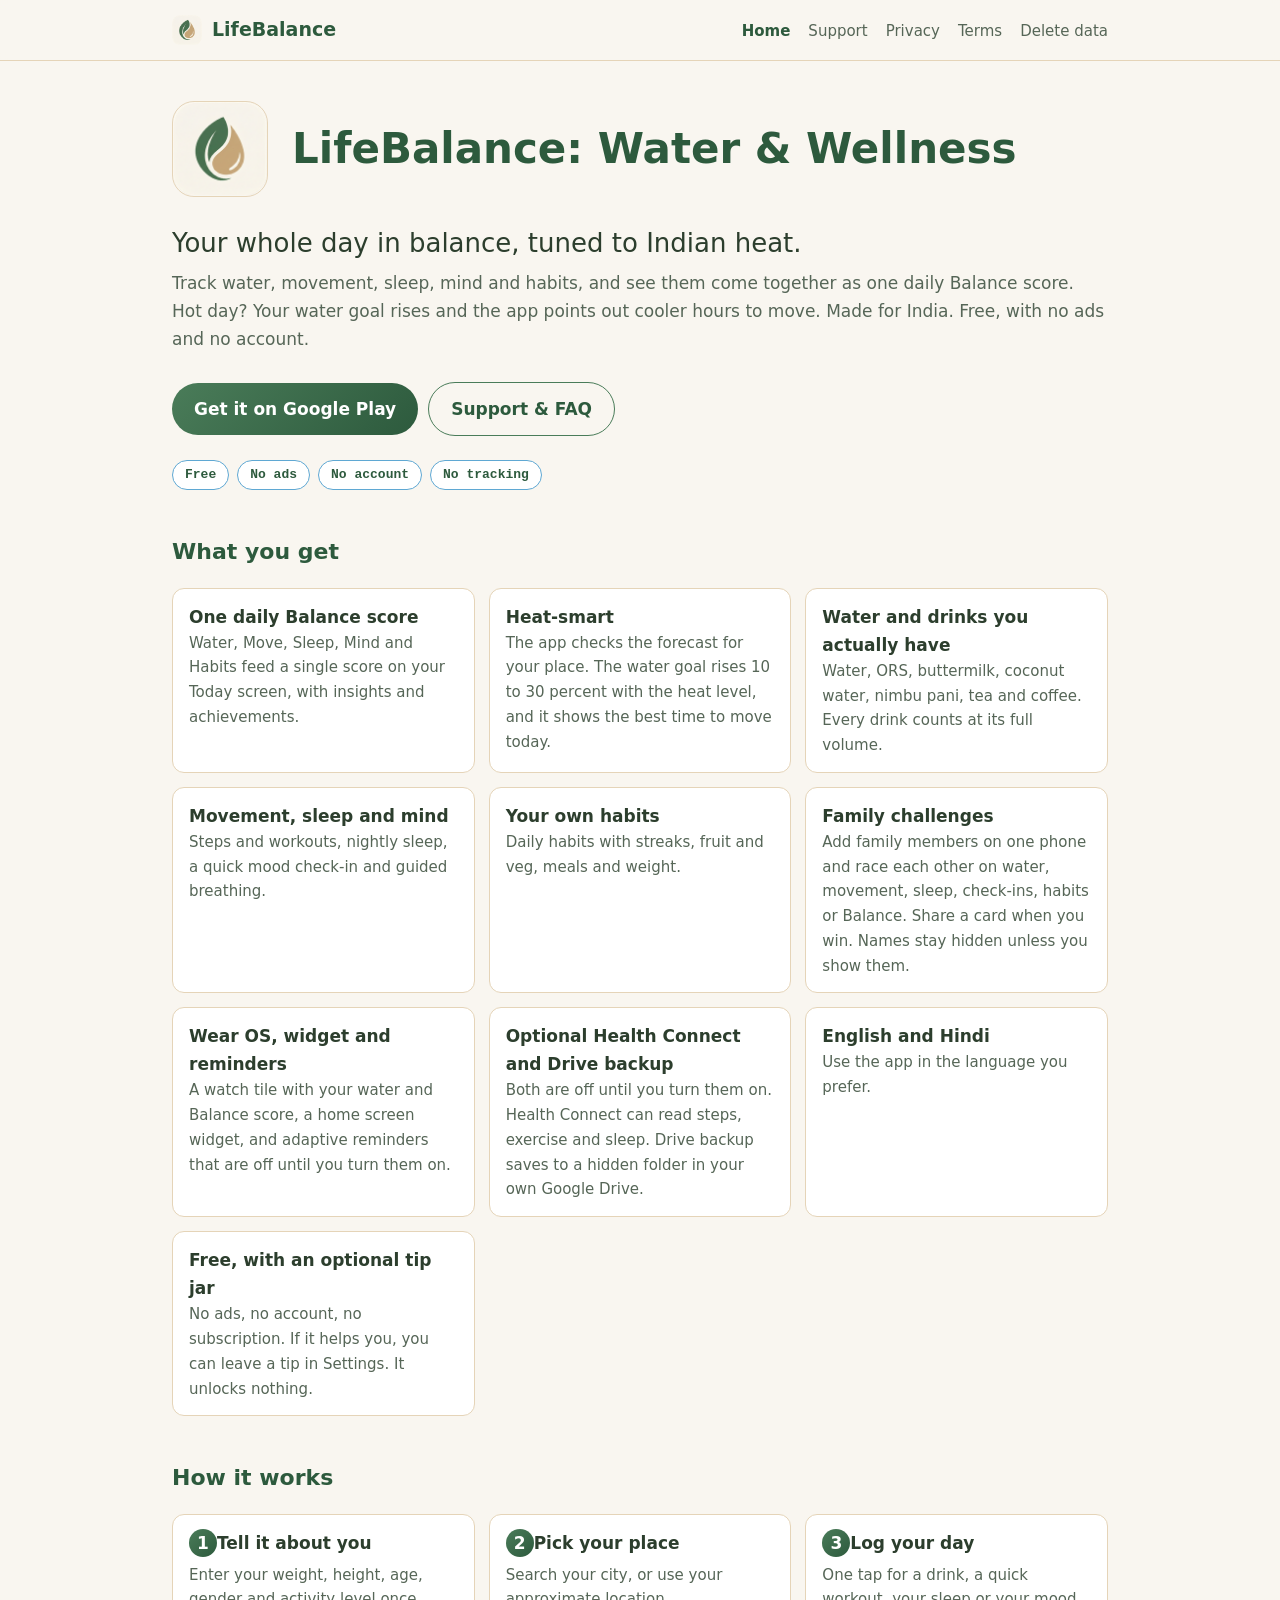
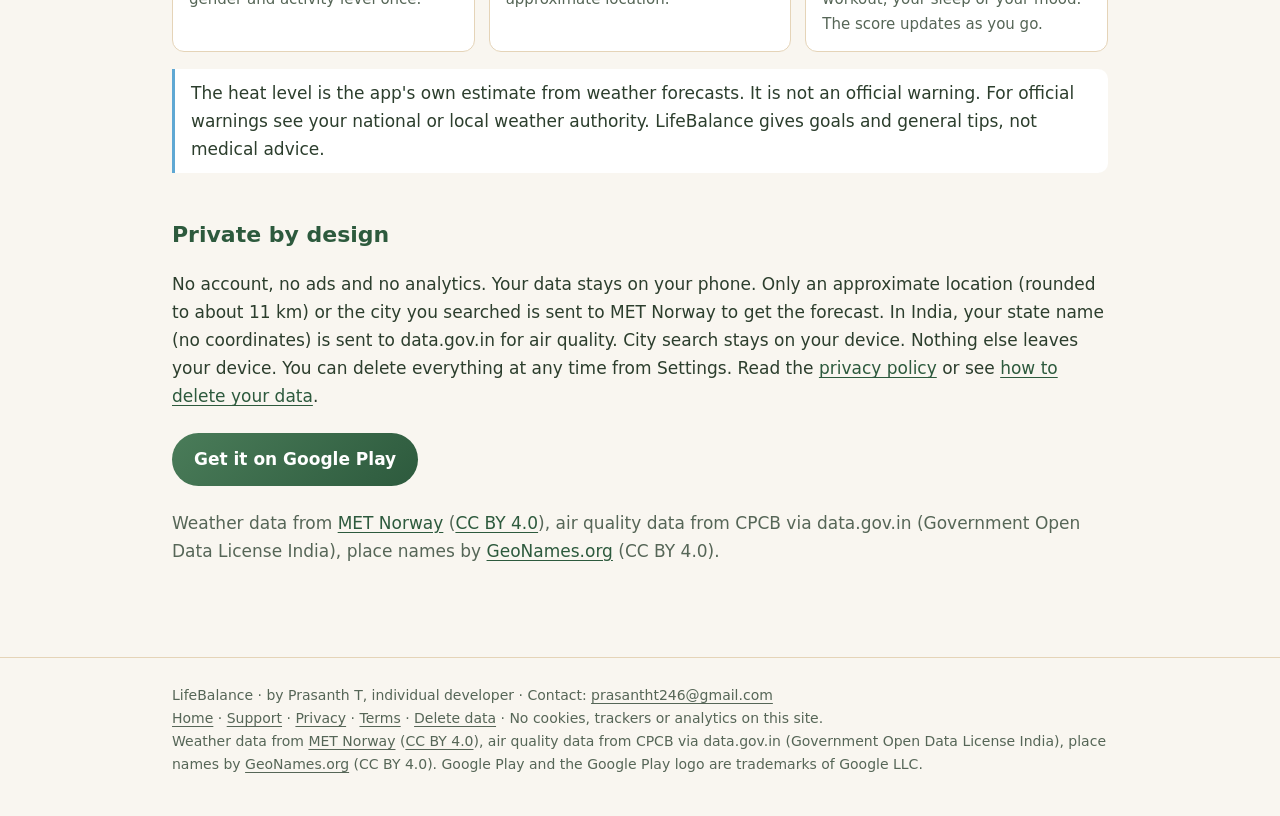
<file: index.html>
<!doctype html>
<html lang="en">
<head>
<meta charset="utf-8">
<meta name="viewport" content="width=device-width, initial-scale=1">
<title>LifeBalance: Water &amp; Wellness. Water, movement, sleep, mind and habits in one daily score.</title>
<meta name="description" content="LifeBalance is a whole-day wellness app tuned to Indian heat: water, movement, sleep, mind and habits in one daily Balance score. Family challenges, Wear OS, optional Drive backup. Free, no ads, no account.">
<meta name="theme-color" content="#4A7C59">
<link rel="canonical" href="https://prasantht96.github.io/lifebalance-site/">
<meta property="og:type" content="website">
<meta property="og:site_name" content="LifeBalance">
<meta property="og:title" content="LifeBalance: Water &amp; Wellness. Water, movement, sleep, mind and habits in one daily score.">
<meta property="og:description" content="LifeBalance is a whole-day wellness app tuned to Indian heat: water, movement, sleep, mind and habits in one daily Balance score. Family challenges, Wear OS, optional Drive backup. Free, no ads, no account.">
<meta property="og:url" content="https://prasantht96.github.io/lifebalance-site/">
<meta property="og:image" content="https://prasantht96.github.io/lifebalance-site/assets/og-1200x675.png">
<meta name="twitter:card" content="summary_large_image">
<meta name="twitter:title" content="LifeBalance: Water &amp; Wellness. Water, movement, sleep, mind and habits in one daily score.">
<meta name="twitter:description" content="LifeBalance is a whole-day wellness app tuned to Indian heat: water, movement, sleep, mind and habits in one daily Balance score. Family challenges, Wear OS, optional Drive backup. Free, no ads, no account.">
<meta name="twitter:image" content="https://prasantht96.github.io/lifebalance-site/assets/og-1200x675.png">
<link rel="icon" type="image/png" sizes="32x32" href="assets/favicon-32.png">
<link rel="apple-touch-icon" href="assets/icon-192.png">
<link rel="stylesheet" href="assets/style.css">
</head>
<body>
<header class="top"><div class="wrap">
<a class="brand" href="index.html"><img src="assets/icon-192.png" alt="" width="30" height="30"><span>LifeBalance</span></a>
<nav><a href="index.html" aria-current="page">Home</a><a href="support.html">Support</a><a href="privacy.html">Privacy</a><a href="terms.html">Terms</a><a href="delete-data.html">Delete data</a></nav>
</div></header>
<main><div class="wrap">
<div class="hero"><img src="assets/icon-192.png" width="96" height="96" alt="LifeBalance app icon."><div><h1 style="margin:0">LifeBalance: Water &amp; Wellness</h1></div></div>
<p class="lede">Your whole day in balance, tuned to Indian heat.</p>
<p class="sub">Track water, movement, sleep, mind and habits, and see them come together as one daily Balance score. Hot day? Your water goal rises and the app points out cooler hours to move. Made for India. Free, with no ads and no account.</p>
<p><a class="btn" href="https://play.google.com/store/apps/details?id=com.lifebalance.app">Get it on Google Play</a><a class="btn ghost" href="support.html">Support &amp; FAQ</a></p>
<ul class="chips"><li>Free</li><li>No ads</li><li>No account</li><li>No tracking</li></ul>

<h2>What you get</h2>
<ul class="feat">
<li><b>One daily Balance score</b><span>Water, Move, Sleep, Mind and Habits feed a single score on your Today screen, with insights and achievements.</span></li>
<li><b>Heat-smart</b><span>The app checks the forecast for your place. The water goal rises 10 to 30 percent with the heat level, and it shows the best time to move today.</span></li>
<li><b>Water and drinks you actually have</b><span>Water, ORS, buttermilk, coconut water, nimbu pani, tea and coffee. Every drink counts at its full volume.</span></li>
<li><b>Movement, sleep and mind</b><span>Steps and workouts, nightly sleep, a quick mood check-in and guided breathing.</span></li>
<li><b>Your own habits</b><span>Daily habits with streaks, fruit and veg, meals and weight.</span></li>
<li><b>Family challenges</b><span>Add family members on one phone and race each other on water, movement, sleep, check-ins, habits or Balance. Share a card when you win. Names stay hidden unless you show them.</span></li>
<li><b>Wear OS, widget and reminders</b><span>A watch tile with your water and Balance score, a home screen widget, and adaptive reminders that are off until you turn them on.</span></li>
<li><b>Optional Health Connect and Drive backup</b><span>Both are off until you turn them on. Health Connect can read steps, exercise and sleep. Drive backup saves to a hidden folder in your own Google Drive.</span></li>
<li><b>English and Hindi</b><span>Use the app in the language you prefer.</span></li>
<li><b>Free, with an optional tip jar</b><span>No ads, no account, no subscription. If it helps you, you can leave a tip in Settings. It unlocks nothing.</span></li>
</ul>

<h2>How it works</h2>
<ol class="steps">
<li><b>Tell it about you</b><span>Enter your weight, height, age, gender and activity level once.</span></li>
<li><b>Pick your place</b><span>Search your city, or use your approximate location.</span></li>
<li><b>Log your day</b><span>One tap for a drink, a quick workout, your sleep or your mood. The score updates as you go.</span></li>
</ol>
<p class="note">The heat level is the app's own estimate from weather forecasts. It is not an official warning. For official warnings see your national or local weather authority. LifeBalance gives goals and general tips, not medical advice.</p>

<h2>Private by design</h2>
<p>No account, no ads and no analytics. Your data stays on your phone. Only an approximate location (rounded to about 11 km) or the city you searched is sent to MET Norway to get the forecast. In India, your state name (no coordinates) is sent to data.gov.in for air quality. City search stays on your device. Nothing else leaves your device. You can delete everything at any time from Settings. Read the <a href="privacy.html">privacy policy</a> or see <a href="delete-data.html">how to delete your data</a>.</p>
<p><a class="btn" href="https://play.google.com/store/apps/details?id=com.lifebalance.app">Get it on Google Play</a></p>
<p class="sub">Weather data from <a href="https://www.met.no/">MET Norway</a> (<a href="https://creativecommons.org/licenses/by/4.0/">CC BY 4.0</a>), air quality data from CPCB via data.gov.in (Government Open Data License India), place names by <a href="https://www.geonames.org/">GeoNames.org</a> (CC BY 4.0).</p>
</div></main>
<footer><div class="wrap">
LifeBalance · by Prasanth T, individual developer · Contact: <a href="mailto:prasantht246@gmail.com">prasantht246@gmail.com</a><br>
<a href="index.html">Home</a> · <a href="support.html">Support</a> · <a href="privacy.html">Privacy</a> · <a href="terms.html">Terms</a> · <a href="delete-data.html">Delete data</a> · No cookies, trackers or analytics on this site.<br>
Weather data from <a href="https://www.met.no/">MET Norway</a> (<a href="https://creativecommons.org/licenses/by/4.0/">CC BY 4.0</a>), air quality data from CPCB via data.gov.in (Government Open Data License India), place names by <a href="https://www.geonames.org/">GeoNames.org</a> (CC BY 4.0). Google Play and the Google Play logo are trademarks of Google LLC.
</div></footer>
</body>
</html>
</file>
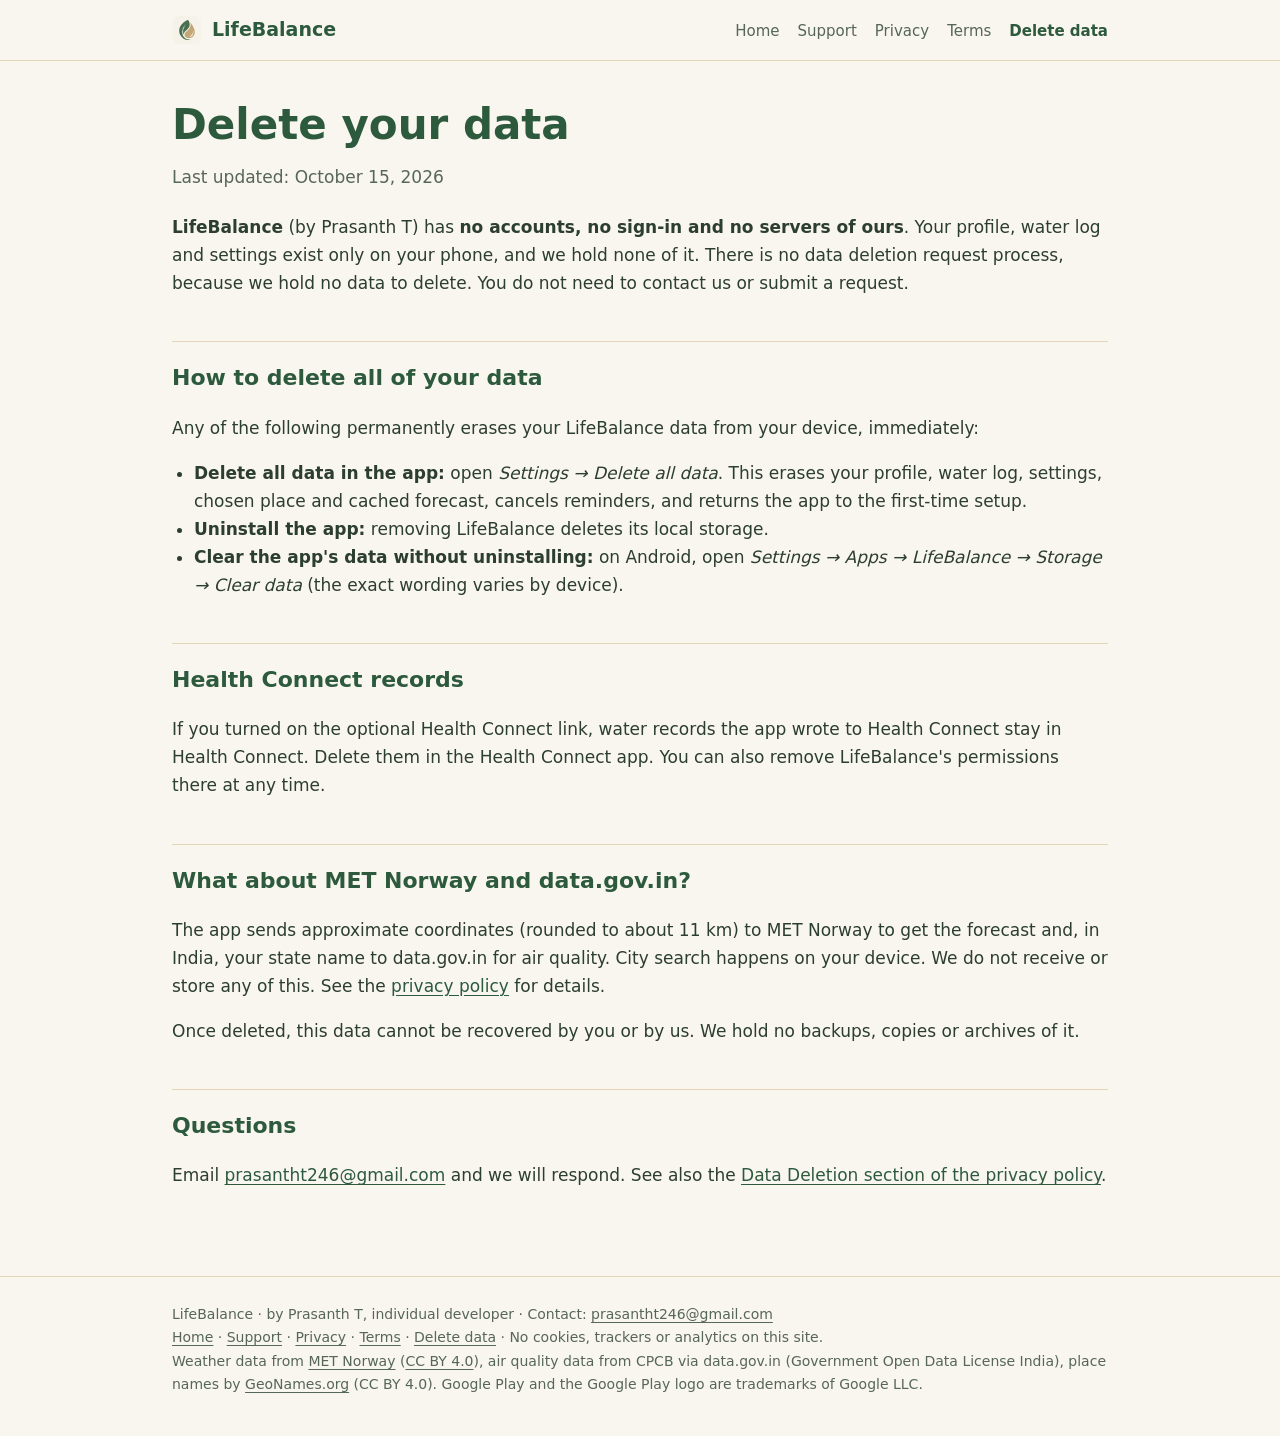
<file: delete-data.html>
<!doctype html>
<html lang="en">
<head>
<meta charset="utf-8">
<meta name="viewport" content="width=device-width, initial-scale=1">
<title>Delete your data | LifeBalance</title>
<meta name="description" content="How to delete your LifeBalance data: there is no account, so you can erase everything in the app, by uninstalling, or by clearing app data.">
<meta name="theme-color" content="#4A7C59">
<link rel="canonical" href="https://prasantht96.github.io/lifebalance-site/delete-data.html">
<meta property="og:type" content="website">
<meta property="og:site_name" content="LifeBalance">
<meta property="og:title" content="Delete your data | LifeBalance">
<meta property="og:description" content="How to delete your LifeBalance data: there is no account, so you can erase everything in the app, by uninstalling, or by clearing app data.">
<meta property="og:url" content="https://prasantht96.github.io/lifebalance-site/delete-data.html">
<meta property="og:image" content="https://prasantht96.github.io/lifebalance-site/assets/og-1200x675.png">
<meta name="twitter:card" content="summary_large_image">
<meta name="twitter:title" content="Delete your data | LifeBalance">
<meta name="twitter:description" content="How to delete your LifeBalance data: there is no account, so you can erase everything in the app, by uninstalling, or by clearing app data.">
<meta name="twitter:image" content="https://prasantht96.github.io/lifebalance-site/assets/og-1200x675.png">
<link rel="icon" type="image/png" sizes="32x32" href="assets/favicon-32.png">
<link rel="apple-touch-icon" href="assets/icon-192.png">
<link rel="stylesheet" href="assets/style.css">
</head>
<body>
<header class="top"><div class="wrap">
<a class="brand" href="index.html"><img src="assets/icon-192.png" alt="" width="30" height="30"><span>LifeBalance</span></a>
<nav><a href="index.html">Home</a><a href="support.html">Support</a><a href="privacy.html">Privacy</a><a href="terms.html">Terms</a><a href="delete-data.html" aria-current="page">Delete data</a></nav>
</div></header>
<main><div class="wrap">
<div class="doc">
<h1>Delete your data</h1>
<p class="sub">Last updated: October 15, 2026</p>
<p><b>LifeBalance</b> (by Prasanth T) has <b>no accounts, no sign-in and no servers of ours</b>. Your profile, water log and settings exist only on your phone, and we hold none of it. There is no data deletion request process, because we hold no data to delete. You do not need to contact us or submit a request.</p>

<h2>How to delete all of your data</h2>
<p>Any of the following permanently erases your LifeBalance data from your device, immediately:</p>
<ul>
<li><b>Delete all data in the app:</b> open <i>Settings → Delete all data</i>. This erases your profile, water log, settings, chosen place and cached forecast, cancels reminders, and returns the app to the first-time setup.</li>
<li><b>Uninstall the app:</b> removing LifeBalance deletes its local storage.</li>
<li><b>Clear the app's data without uninstalling:</b> on Android, open <i>Settings → Apps → LifeBalance → Storage → Clear data</i> (the exact wording varies by device).</li>
</ul>

<h2>Health Connect records</h2>
<p>If you turned on the optional Health Connect link, water records the app wrote to Health Connect stay in Health Connect. Delete them in the Health Connect app. You can also remove LifeBalance's permissions there at any time.</p>

<h2>What about MET Norway and data.gov.in?</h2>
<p>The app sends approximate coordinates (rounded to about 11 km) to MET Norway to get the forecast and, in India, your state name to data.gov.in for air quality. City search happens on your device. We do not receive or store any of this. See the <a href="privacy.html">privacy policy</a> for details.</p>

<p>Once deleted, this data cannot be recovered by you or by us. We hold no backups, copies or archives of it.</p>

<h2>Questions</h2>
<p>Email <a href="mailto:prasantht246@gmail.com">prasantht246@gmail.com</a> and we will respond. See also the <a href="privacy.html#data-deletion">Data Deletion section of the privacy policy</a>.</p>
</div>
</div></main>
<footer><div class="wrap">
LifeBalance · by Prasanth T, individual developer · Contact: <a href="mailto:prasantht246@gmail.com">prasantht246@gmail.com</a><br>
<a href="index.html">Home</a> · <a href="support.html">Support</a> · <a href="privacy.html">Privacy</a> · <a href="terms.html">Terms</a> · <a href="delete-data.html">Delete data</a> · No cookies, trackers or analytics on this site.<br>
Weather data from <a href="https://www.met.no/">MET Norway</a> (<a href="https://creativecommons.org/licenses/by/4.0/">CC BY 4.0</a>), air quality data from CPCB via data.gov.in (Government Open Data License India), place names by <a href="https://www.geonames.org/">GeoNames.org</a> (CC BY 4.0). Google Play and the Google Play logo are trademarks of Google LLC.
</div></footer>
</body>
</html>
</file>
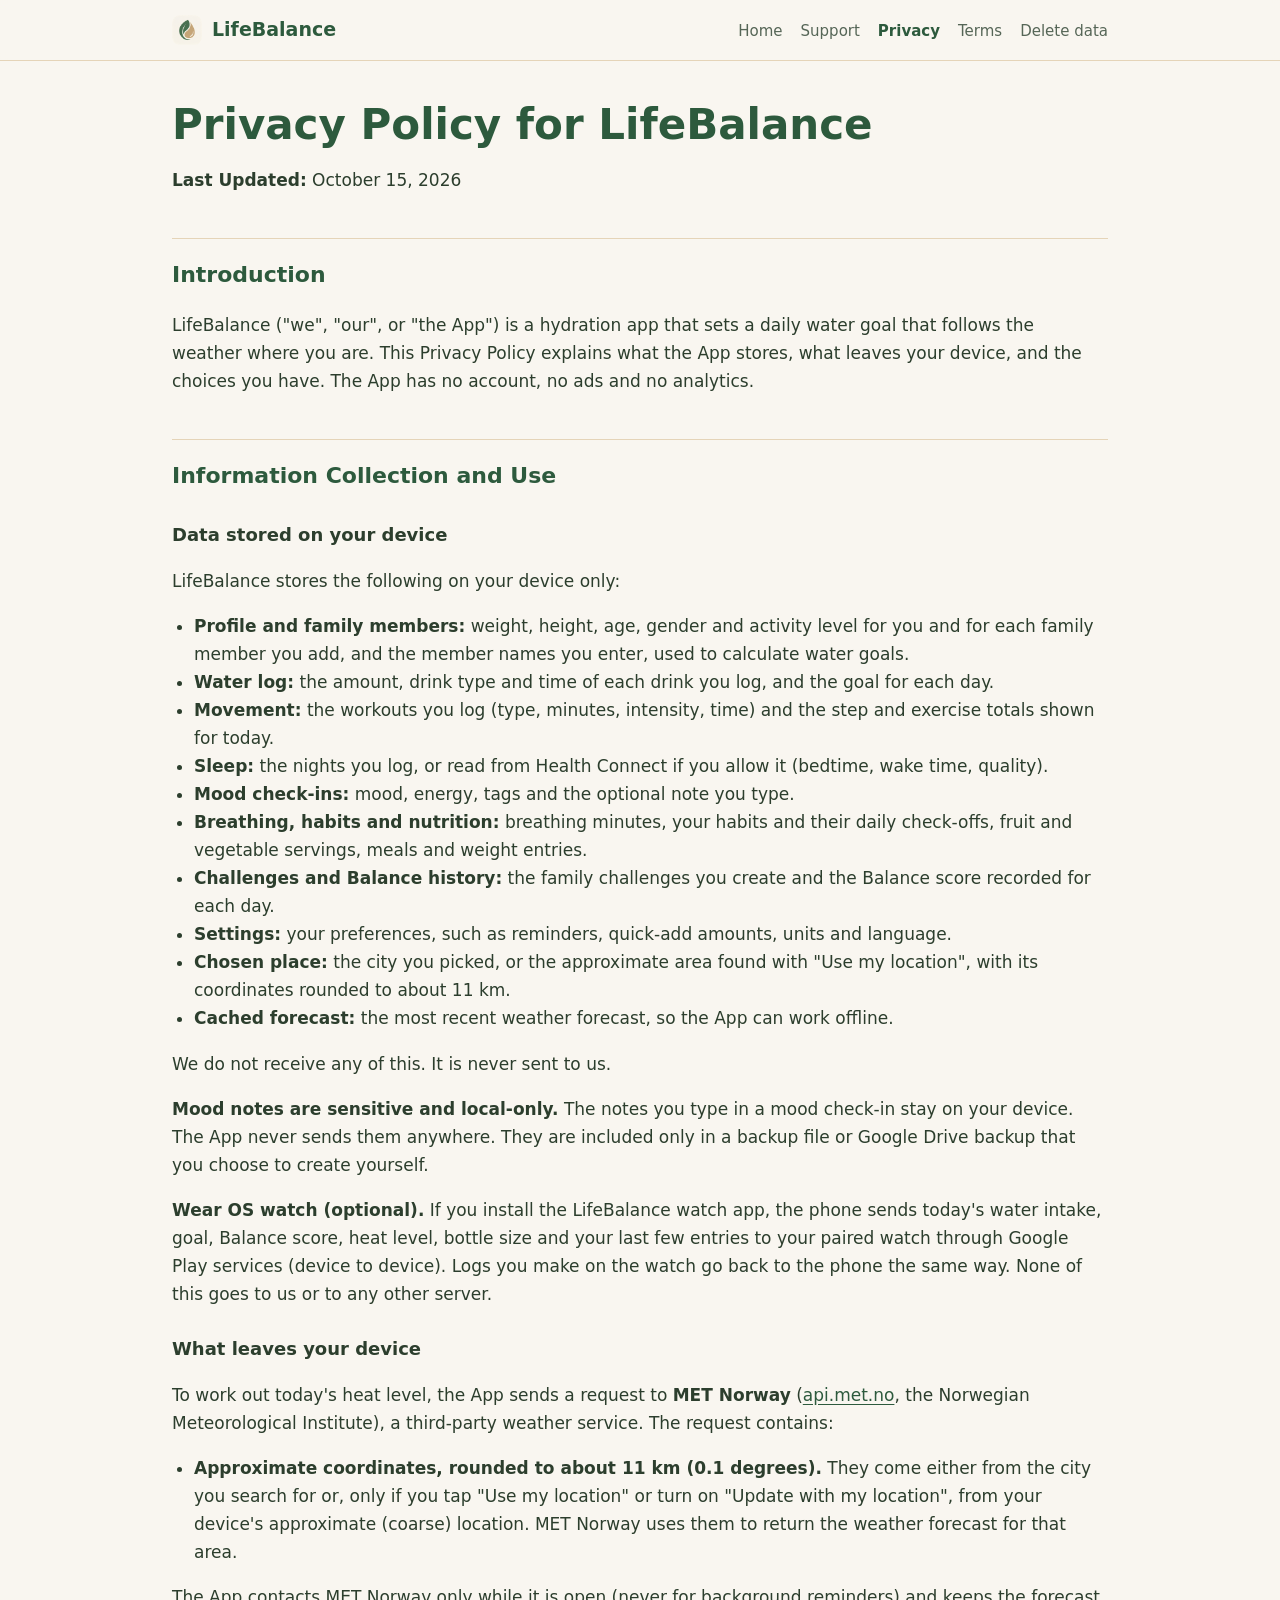
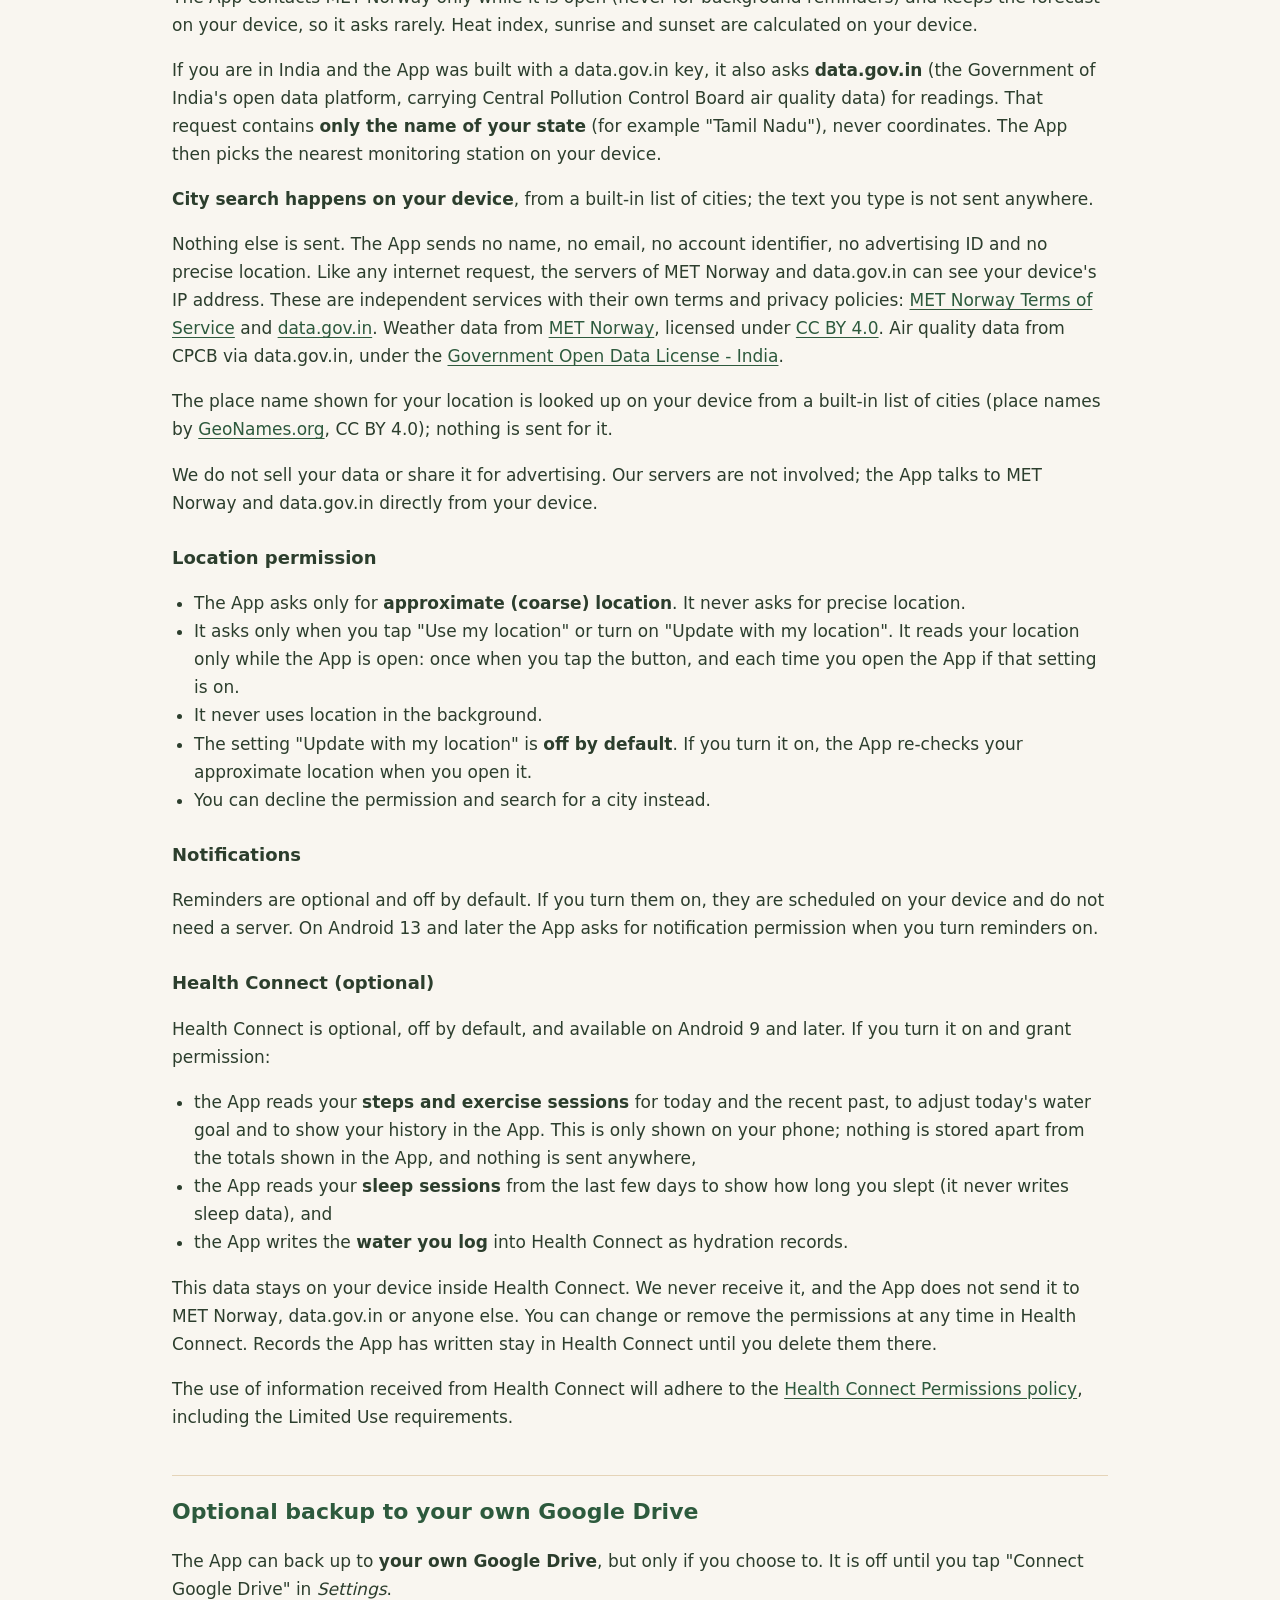
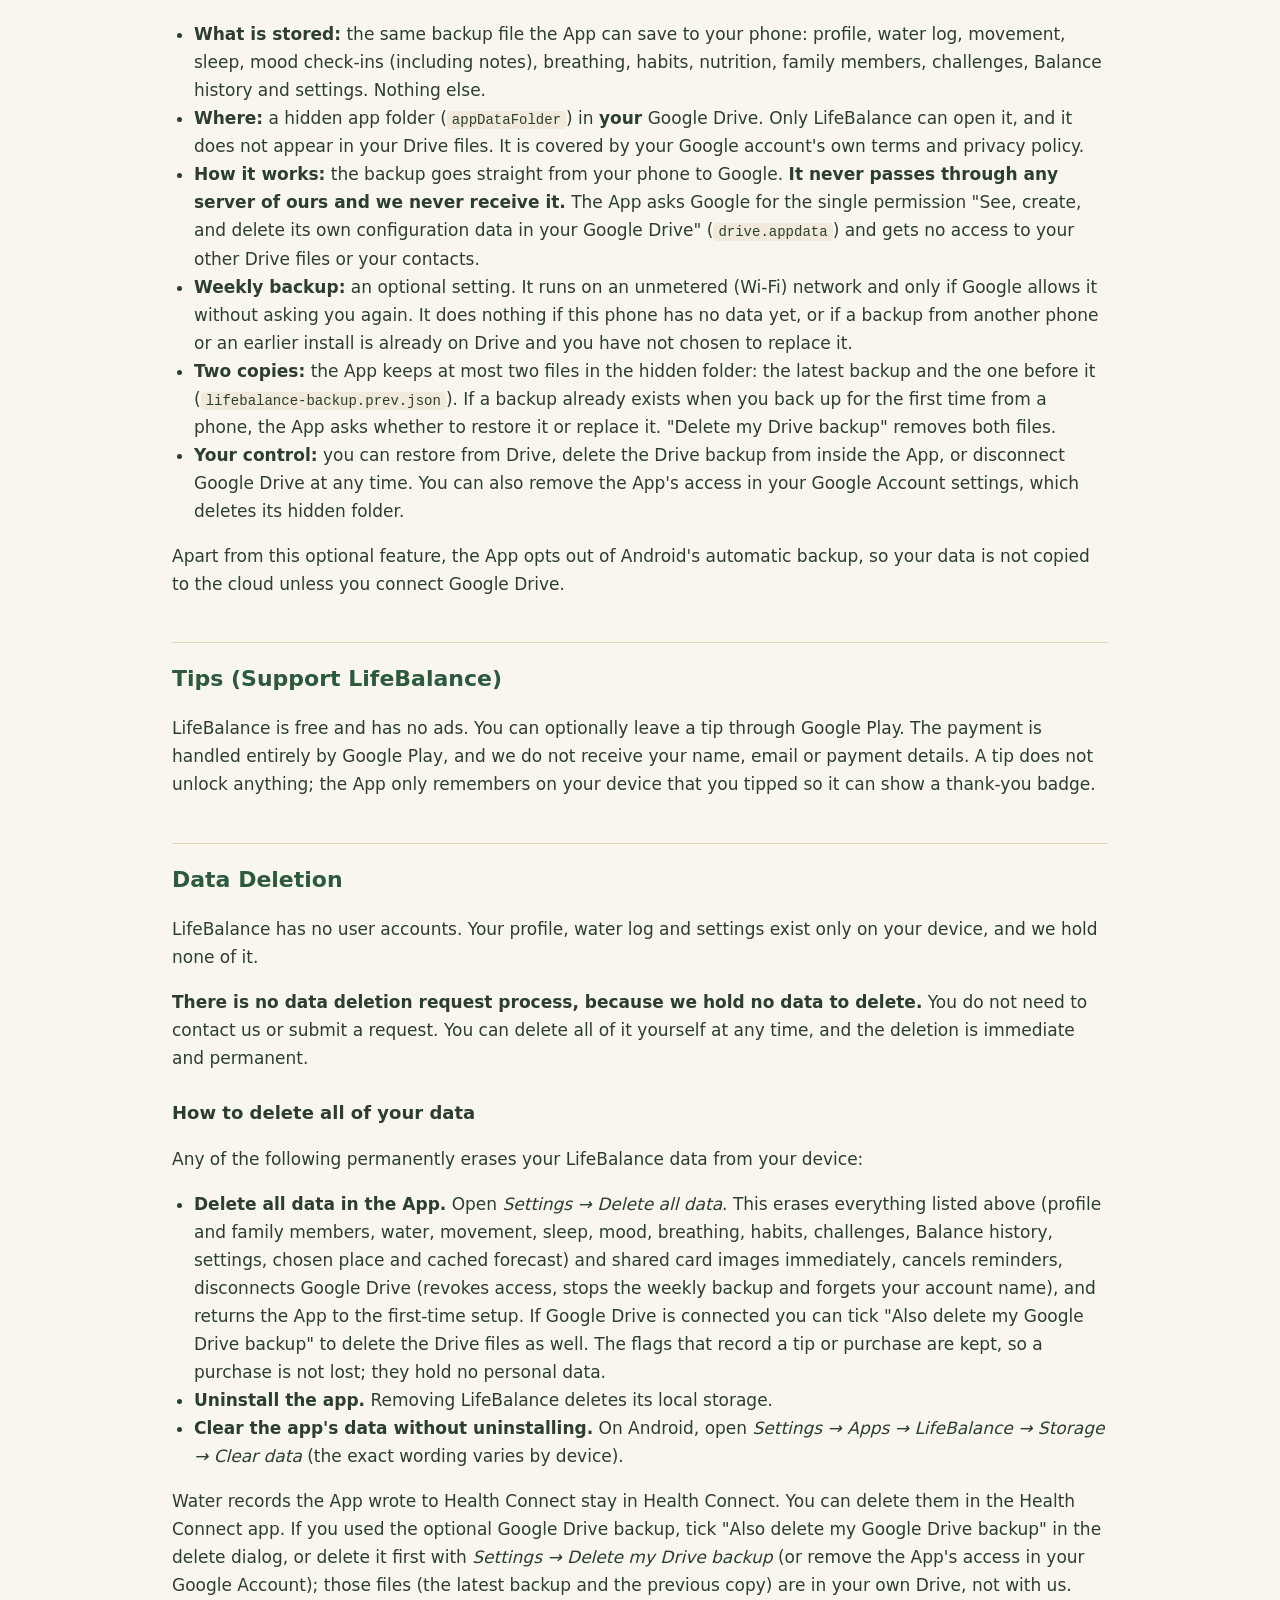
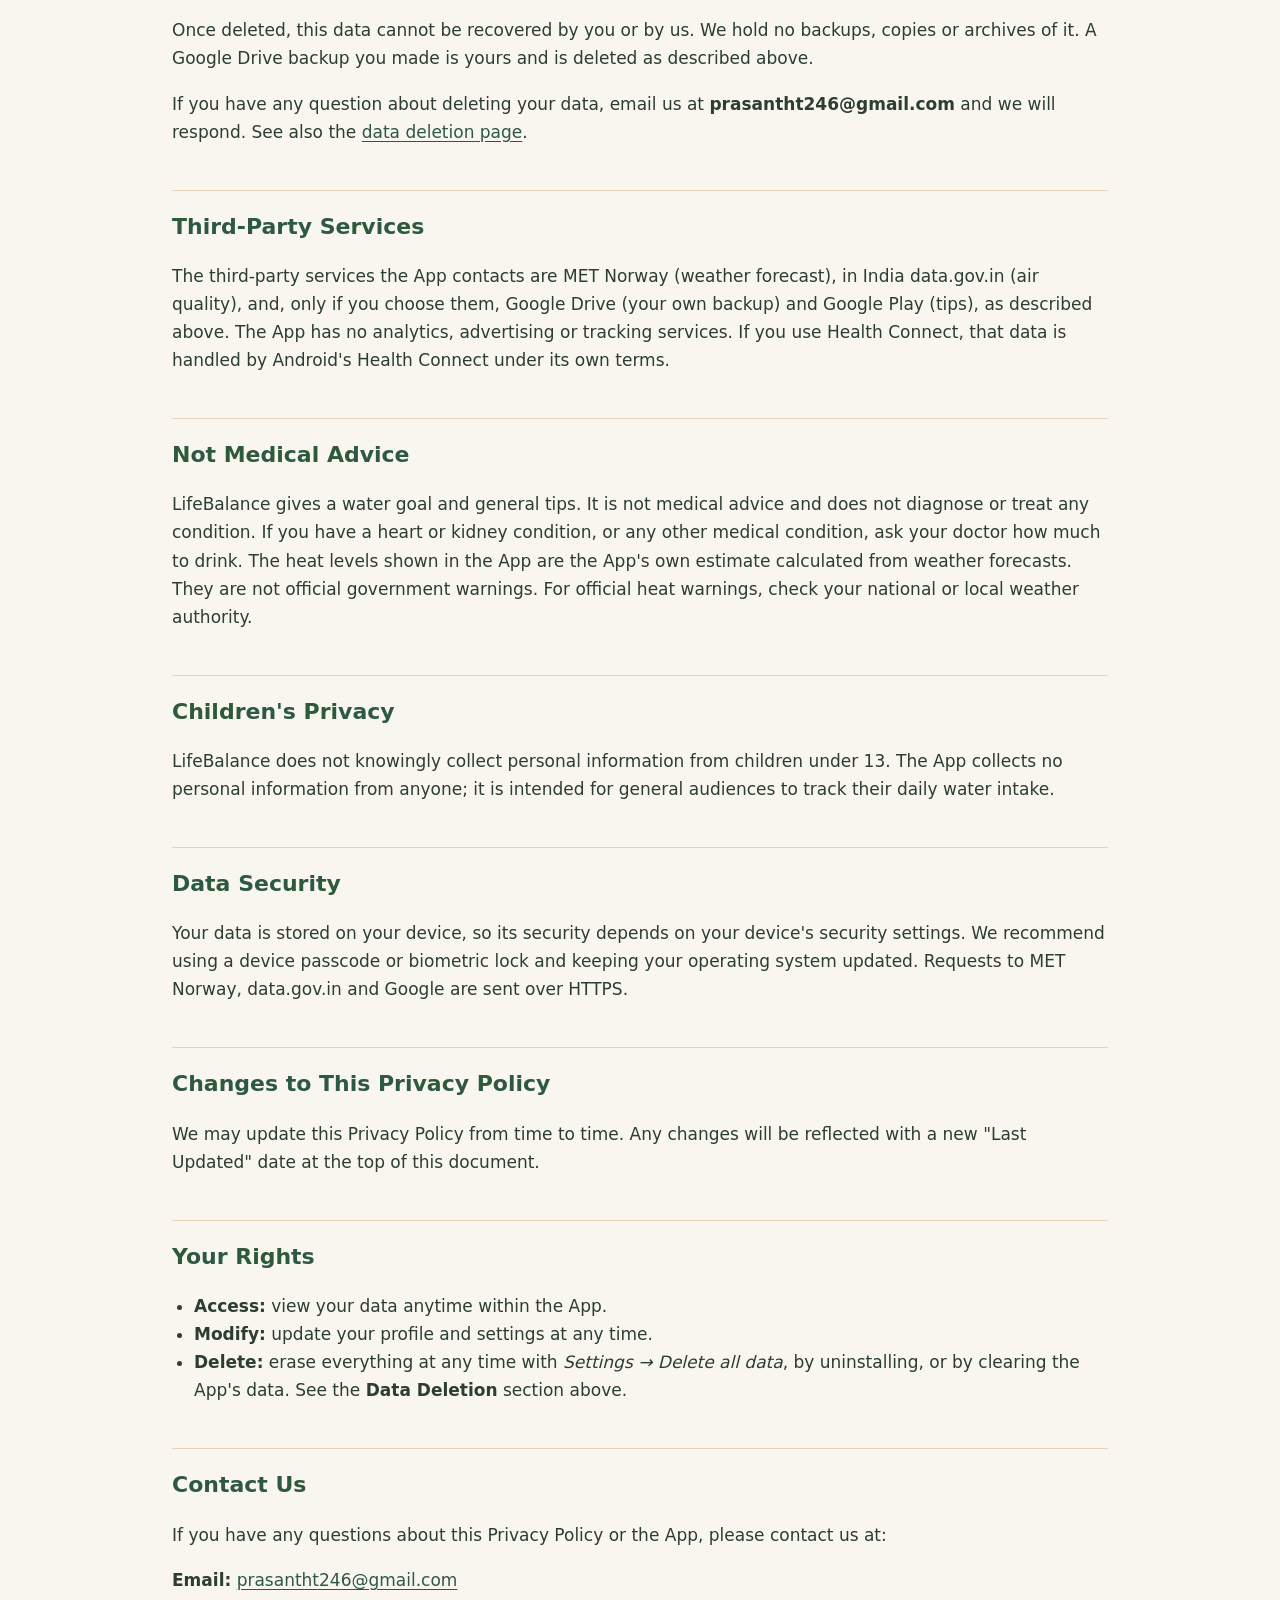
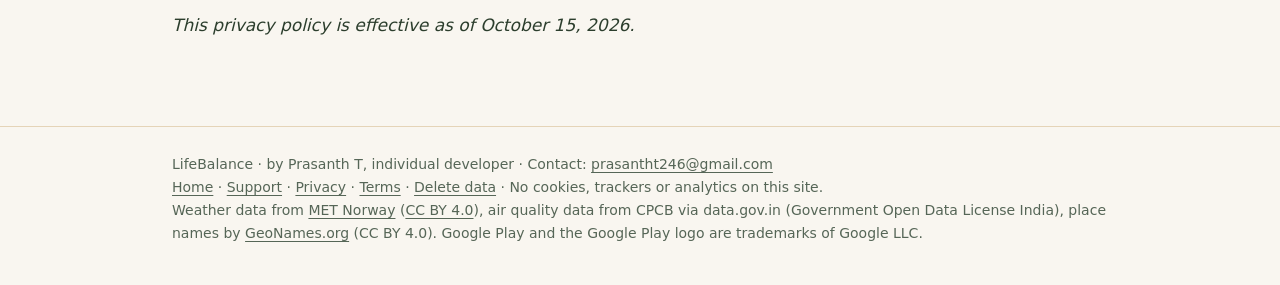
<file: privacy.html>
<!doctype html>
<html lang="en">
<head>
<meta charset="utf-8">
<meta name="viewport" content="width=device-width, initial-scale=1">
<title>Privacy Policy | LifeBalance</title>
<meta name="description" content="Privacy policy for LifeBalance: what the app stores on your device, what is sent to MET Norway and data.gov.in, Health Connect, and how to delete your data.">
<meta name="theme-color" content="#4A7C59">
<link rel="canonical" href="https://prasantht96.github.io/lifebalance-site/privacy.html">
<meta property="og:type" content="website">
<meta property="og:site_name" content="LifeBalance">
<meta property="og:title" content="Privacy Policy | LifeBalance">
<meta property="og:description" content="Privacy policy for LifeBalance: what the app stores on your device, what is sent to MET Norway and data.gov.in, Health Connect, and how to delete your data.">
<meta property="og:url" content="https://prasantht96.github.io/lifebalance-site/privacy.html">
<meta property="og:image" content="https://prasantht96.github.io/lifebalance-site/assets/og-1200x675.png">
<meta name="twitter:card" content="summary_large_image">
<meta name="twitter:title" content="Privacy Policy | LifeBalance">
<meta name="twitter:description" content="Privacy policy for LifeBalance: what the app stores on your device, what is sent to MET Norway and data.gov.in, Health Connect, and how to delete your data.">
<meta name="twitter:image" content="https://prasantht96.github.io/lifebalance-site/assets/og-1200x675.png">
<link rel="icon" type="image/png" sizes="32x32" href="assets/favicon-32.png">
<link rel="apple-touch-icon" href="assets/icon-192.png">
<link rel="stylesheet" href="assets/style.css">
</head>
<body>
<header class="top"><div class="wrap">
<a class="brand" href="index.html"><img src="assets/icon-192.png" alt="" width="30" height="30"><span>LifeBalance</span></a>
<nav><a href="index.html">Home</a><a href="support.html">Support</a><a href="privacy.html" aria-current="page">Privacy</a><a href="terms.html">Terms</a><a href="delete-data.html">Delete data</a></nav>
</div></header>
<main><div class="wrap">
<div class="doc">
<h1>Privacy Policy for LifeBalance</h1>
<p><b>Last Updated:</b> October 15, 2026</p>

<h2>Introduction</h2>
<p>LifeBalance ("we", "our", or "the App") is a hydration app that sets a daily water goal that follows the weather where you are. This Privacy Policy explains what the App stores, what leaves your device, and the choices you have. The App has no account, no ads and no analytics.</p>

<h2>Information Collection and Use</h2>
<h3>Data stored on your device</h3>
<p>LifeBalance stores the following on your device only:</p>
<ul>
<li><b>Profile and family members:</b> weight, height, age, gender and activity level for you and for each family member you add, and the member names you enter, used to calculate water goals.</li>
<li><b>Water log:</b> the amount, drink type and time of each drink you log, and the goal for each day.</li>
<li><b>Movement:</b> the workouts you log (type, minutes, intensity, time) and the step and exercise totals shown for today.</li>
<li><b>Sleep:</b> the nights you log, or read from Health Connect if you allow it (bedtime, wake time, quality).</li>
<li><b>Mood check-ins:</b> mood, energy, tags and the optional note you type.</li>
<li><b>Breathing, habits and nutrition:</b> breathing minutes, your habits and their daily check-offs, fruit and vegetable servings, meals and weight entries.</li>
<li><b>Challenges and Balance history:</b> the family challenges you create and the Balance score recorded for each day.</li>
<li><b>Settings:</b> your preferences, such as reminders, quick-add amounts, units and language.</li>
<li><b>Chosen place:</b> the city you picked, or the approximate area found with "Use my location", with its coordinates rounded to about 11 km.</li>
<li><b>Cached forecast:</b> the most recent weather forecast, so the App can work offline.</li>
</ul>
<p>We do not receive any of this. It is never sent to us.</p>
<p><b>Mood notes are sensitive and local-only.</b> The notes you type in a mood check-in stay on your device. The App never sends them anywhere. They are included only in a backup file or Google Drive backup that you choose to create yourself.</p>
<p><b>Wear OS watch (optional).</b> If you install the LifeBalance watch app, the phone sends today's water intake, goal, Balance score, heat level, bottle size and your last few entries to your paired watch through Google Play services (device to device). Logs you make on the watch go back to the phone the same way. None of this goes to us or to any other server.</p>

<h3>What leaves your device</h3>
<p>To work out today's heat level, the App sends a request to <b>MET Norway</b> (<a href="https://api.met.no/">api.met.no</a>, the Norwegian Meteorological Institute), a third-party weather service. The request contains:</p>
<ul>
<li><b>Approximate coordinates, rounded to about 11 km (0.1 degrees).</b> They come either from the city you search for or, only if you tap "Use my location" or turn on "Update with my location", from your device's approximate (coarse) location. MET Norway uses them to return the weather forecast for that area.</li>
</ul>
<p>The App contacts MET Norway only while it is open (never for background reminders) and keeps the forecast on your device, so it asks rarely. Heat index, sunrise and sunset are calculated on your device.</p>
<p>If you are in India and the App was built with a data.gov.in key, it also asks <b>data.gov.in</b> (the Government of India's open data platform, carrying Central Pollution Control Board air quality data) for readings. That request contains <b>only the name of your state</b> (for example "Tamil Nadu"), never coordinates. The App then picks the nearest monitoring station on your device.</p>
<p><b>City search happens on your device</b>, from a built-in list of cities; the text you type is not sent anywhere.</p>
<p>Nothing else is sent. The App sends no name, no email, no account identifier, no advertising ID and no precise location. Like any internet request, the servers of MET Norway and data.gov.in can see your device's IP address. These are independent services with their own terms and privacy policies: <a href="https://api.met.no/doc/TermsOfService">MET Norway Terms of Service</a> and <a href="https://www.data.gov.in/">data.gov.in</a>. Weather data from <a href="https://www.met.no/">MET Norway</a>, licensed under <a href="https://creativecommons.org/licenses/by/4.0/">CC BY 4.0</a>. Air quality data from CPCB via data.gov.in, under the <a href="https://www.data.gov.in/Godl">Government Open Data License - India</a>.</p>
<p>The place name shown for your location is looked up on your device from a built-in list of cities (place names by <a href="https://www.geonames.org/">GeoNames.org</a>, CC BY 4.0); nothing is sent for it.</p>
<p>We do not sell your data or share it for advertising. Our servers are not involved; the App talks to MET Norway and data.gov.in directly from your device.</p>

<h3>Location permission</h3>
<ul>
<li>The App asks only for <b>approximate (coarse) location</b>. It never asks for precise location.</li>
<li>It asks only when you tap "Use my location" or turn on "Update with my location". It reads your location only while the App is open: once when you tap the button, and each time you open the App if that setting is on.</li>
<li>It never uses location in the background.</li>
<li>The setting "Update with my location" is <b>off by default</b>. If you turn it on, the App re-checks your approximate location when you open it.</li>
<li>You can decline the permission and search for a city instead.</li>
</ul>

<h3>Notifications</h3>
<p>Reminders are optional and off by default. If you turn them on, they are scheduled on your device and do not need a server. On Android 13 and later the App asks for notification permission when you turn reminders on.</p>

<h3>Health Connect (optional)</h3>
<p>Health Connect is optional, off by default, and available on Android 9 and later. If you turn it on and grant permission:</p>
<ul>
<li>the App reads your <b>steps and exercise sessions</b> for today and the recent past, to adjust today's water goal and to show your history in the App. This is only shown on your phone; nothing is stored apart from the totals shown in the App, and nothing is sent anywhere,</li>
<li>the App reads your <b>sleep sessions</b> from the last few days to show how long you slept (it never writes sleep data), and</li>
<li>the App writes the <b>water you log</b> into Health Connect as hydration records.</li>
</ul>
<p>This data stays on your device inside Health Connect. We never receive it, and the App does not send it to MET Norway, data.gov.in or anyone else. You can change or remove the permissions at any time in Health Connect. Records the App has written stay in Health Connect until you delete them there.</p>
<p>The use of information received from Health Connect will adhere to the <a href="https://support.google.com/googleplay/android-developer/answer/12991134">Health Connect Permissions policy</a>, including the Limited Use requirements.</p>

<h2>Optional backup to your own Google Drive</h2>
<p>The App can back up to <b>your own Google Drive</b>, but only if you choose to. It is off until you tap "Connect Google Drive" in <i>Settings</i>.</p>
<ul>
<li><b>What is stored:</b> the same backup file the App can save to your phone: profile, water log, movement, sleep, mood check-ins (including notes), breathing, habits, nutrition, family members, challenges, Balance history and settings. Nothing else.</li>
<li><b>Where:</b> a hidden app folder (<code>appDataFolder</code>) in <b>your</b> Google Drive. Only LifeBalance can open it, and it does not appear in your Drive files. It is covered by your Google account's own terms and privacy policy.</li>
<li><b>How it works:</b> the backup goes straight from your phone to Google. <b>It never passes through any server of ours and we never receive it.</b> The App asks Google for the single permission "See, create, and delete its own configuration data in your Google Drive" (<code>drive.appdata</code>) and gets no access to your other Drive files or your contacts.</li>
<li><b>Weekly backup:</b> an optional setting. It runs on an unmetered (Wi-Fi) network and only if Google allows it without asking you again. It does nothing if this phone has no data yet, or if a backup from another phone or an earlier install is already on Drive and you have not chosen to replace it.</li>
<li><b>Two copies:</b> the App keeps at most two files in the hidden folder: the latest backup and the one before it (<code>lifebalance-backup.prev.json</code>). If a backup already exists when you back up for the first time from a phone, the App asks whether to restore it or replace it. "Delete my Drive backup" removes both files.</li>
<li><b>Your control:</b> you can restore from Drive, delete the Drive backup from inside the App, or disconnect Google Drive at any time. You can also remove the App's access in your Google Account settings, which deletes its hidden folder.</li>
</ul>
<p>Apart from this optional feature, the App opts out of Android's automatic backup, so your data is not copied to the cloud unless you connect Google Drive.</p>
<h2>Tips (Support LifeBalance)</h2>
<p>LifeBalance is free and has no ads. You can optionally leave a tip through Google Play. The payment is handled entirely by Google Play, and we do not receive your name, email or payment details. A tip does not unlock anything; the App only remembers on your device that you tipped so it can show a thank-you badge.</p>

<h2 id="data-deletion">Data Deletion</h2>
<p>LifeBalance has no user accounts. Your profile, water log and settings exist only on your device, and we hold none of it.</p>
<p><b>There is no data deletion request process, because we hold no data to delete.</b> You do not need to contact us or submit a request. You can delete all of it yourself at any time, and the deletion is immediate and permanent.</p>
<h3>How to delete all of your data</h3>
<p>Any of the following permanently erases your LifeBalance data from your device:</p>
<ul>
<li><b>Delete all data in the App.</b> Open <i>Settings → Delete all data</i>. This erases everything listed above (profile and family members, water, movement, sleep, mood, breathing, habits, challenges, Balance history, settings, chosen place and cached forecast) and shared card images immediately, cancels reminders, disconnects Google Drive (revokes access, stops the weekly backup and forgets your account name), and returns the App to the first-time setup. If Google Drive is connected you can tick "Also delete my Google Drive backup" to delete the Drive files as well. The flags that record a tip or purchase are kept, so a purchase is not lost; they hold no personal data.</li>
<li><b>Uninstall the app.</b> Removing LifeBalance deletes its local storage.</li>
<li><b>Clear the app's data without uninstalling.</b> On Android, open <i>Settings → Apps → LifeBalance → Storage → Clear data</i> (the exact wording varies by device).</li>
</ul>
<p>Water records the App wrote to Health Connect stay in Health Connect. You can delete them in the Health Connect app. If you used the optional Google Drive backup, tick "Also delete my Google Drive backup" in the delete dialog, or delete it first with <i>Settings → Delete my Drive backup</i> (or remove the App's access in your Google Account); those files (the latest backup and the previous copy) are in your own Drive, not with us.</p>
<p>Once deleted, this data cannot be recovered by you or by us. We hold no backups, copies or archives of it. A Google Drive backup you made is yours and is deleted as described above.</p>
<p>If you have any question about deleting your data, email us at <b>prasantht246@gmail.com</b> and we will respond. See also the <a href="delete-data.html">data deletion page</a>.</p>

<h2>Third-Party Services</h2>
<p>The third-party services the App contacts are MET Norway (weather forecast), in India data.gov.in (air quality), and, only if you choose them, Google Drive (your own backup) and Google Play (tips), as described above. The App has no analytics, advertising or tracking services. If you use Health Connect, that data is handled by Android's Health Connect under its own terms.</p>

<h2>Not Medical Advice</h2>
<p>LifeBalance gives a water goal and general tips. It is not medical advice and does not diagnose or treat any condition. If you have a heart or kidney condition, or any other medical condition, ask your doctor how much to drink. The heat levels shown in the App are the App's own estimate calculated from weather forecasts. They are not official government warnings. For official heat warnings, check your national or local weather authority.</p>

<h2>Children's Privacy</h2>
<p>LifeBalance does not knowingly collect personal information from children under 13. The App collects no personal information from anyone; it is intended for general audiences to track their daily water intake.</p>

<h2>Data Security</h2>
<p>Your data is stored on your device, so its security depends on your device's security settings. We recommend using a device passcode or biometric lock and keeping your operating system updated. Requests to MET Norway, data.gov.in and Google are sent over HTTPS.</p>

<h2>Changes to This Privacy Policy</h2>
<p>We may update this Privacy Policy from time to time. Any changes will be reflected with a new "Last Updated" date at the top of this document.</p>

<h2>Your Rights</h2>
<ul>
<li><b>Access:</b> view your data anytime within the App.</li>
<li><b>Modify:</b> update your profile and settings at any time.</li>
<li><b>Delete:</b> erase everything at any time with <i>Settings → Delete all data</i>, by uninstalling, or by clearing the App's data. See the <b>Data Deletion</b> section above.</li>
</ul>

<h2>Contact Us</h2>
<p>If you have any questions about this Privacy Policy or the App, please contact us at:</p>
<p><b>Email:</b> <a href="mailto:prasantht246@gmail.com">prasantht246@gmail.com</a></p>
<p><i>This privacy policy is effective as of October 15, 2026.</i></p>
</div>
</div></main>
<footer><div class="wrap">
LifeBalance · by Prasanth T, individual developer · Contact: <a href="mailto:prasantht246@gmail.com">prasantht246@gmail.com</a><br>
<a href="index.html">Home</a> · <a href="support.html">Support</a> · <a href="privacy.html">Privacy</a> · <a href="terms.html">Terms</a> · <a href="delete-data.html">Delete data</a> · No cookies, trackers or analytics on this site.<br>
Weather data from <a href="https://www.met.no/">MET Norway</a> (<a href="https://creativecommons.org/licenses/by/4.0/">CC BY 4.0</a>), air quality data from CPCB via data.gov.in (Government Open Data License India), place names by <a href="https://www.geonames.org/">GeoNames.org</a> (CC BY 4.0). Google Play and the Google Play logo are trademarks of Google LLC.
</div></footer>
</body>
</html>
</file>
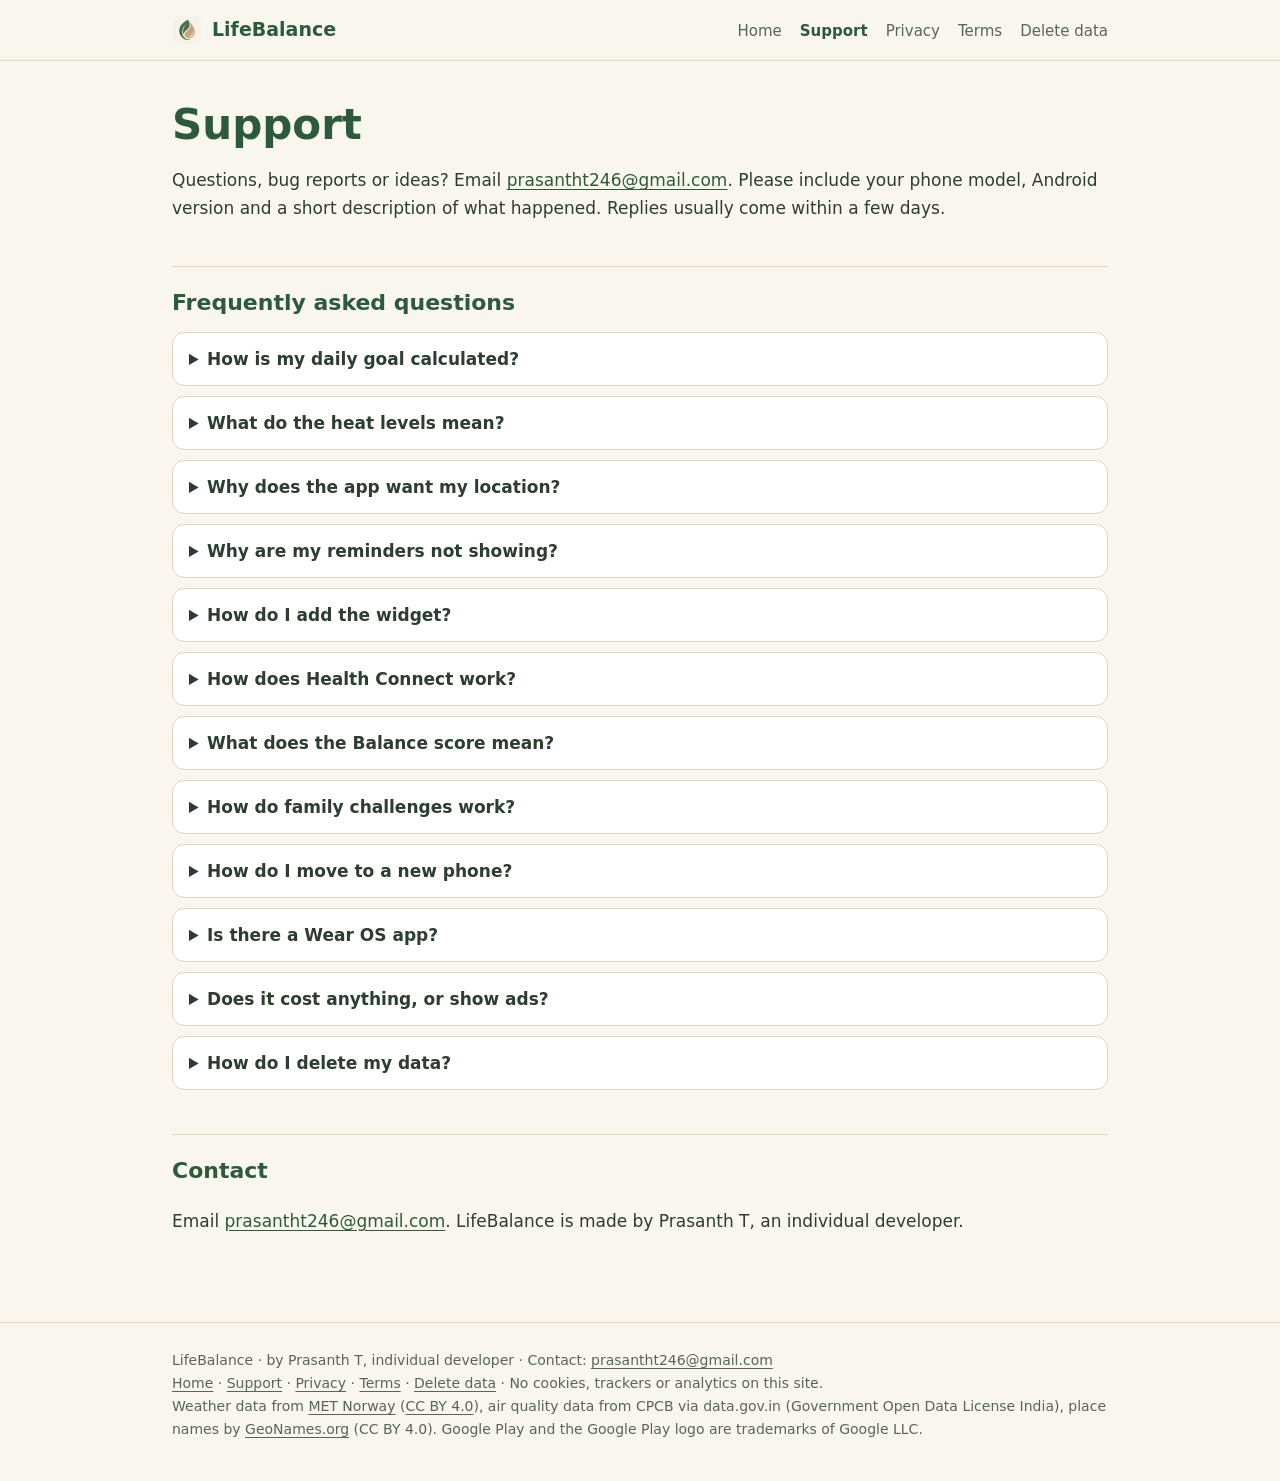
<file: support.html>
<!doctype html>
<html lang="en">
<head>
<meta charset="utf-8">
<meta name="viewport" content="width=device-width, initial-scale=1">
<title>Support and FAQ | LifeBalance</title>
<meta name="description" content="Help for LifeBalance: how the goal is calculated, heat levels, location, reminders, the widget, Health Connect and moving to a new phone.">
<meta name="theme-color" content="#4A7C59">
<link rel="canonical" href="https://prasantht96.github.io/lifebalance-site/support.html">
<meta property="og:type" content="website">
<meta property="og:site_name" content="LifeBalance">
<meta property="og:title" content="Support and FAQ | LifeBalance">
<meta property="og:description" content="Help for LifeBalance: how the goal is calculated, heat levels, location, reminders, the widget, Health Connect and moving to a new phone.">
<meta property="og:url" content="https://prasantht96.github.io/lifebalance-site/support.html">
<meta property="og:image" content="https://prasantht96.github.io/lifebalance-site/assets/og-1200x675.png">
<meta name="twitter:card" content="summary_large_image">
<meta name="twitter:title" content="Support and FAQ | LifeBalance">
<meta name="twitter:description" content="Help for LifeBalance: how the goal is calculated, heat levels, location, reminders, the widget, Health Connect and moving to a new phone.">
<meta name="twitter:image" content="https://prasantht96.github.io/lifebalance-site/assets/og-1200x675.png">
<link rel="icon" type="image/png" sizes="32x32" href="assets/favicon-32.png">
<link rel="apple-touch-icon" href="assets/icon-192.png">
<link rel="stylesheet" href="assets/style.css">
</head>
<body>
<header class="top"><div class="wrap">
<a class="brand" href="index.html"><img src="assets/icon-192.png" alt="" width="30" height="30"><span>LifeBalance</span></a>
<nav><a href="index.html">Home</a><a href="support.html" aria-current="page">Support</a><a href="privacy.html">Privacy</a><a href="terms.html">Terms</a><a href="delete-data.html">Delete data</a></nav>
</div></header>
<main><div class="wrap">
<div class="doc">
<h1>Support</h1>
<p>Questions, bug reports or ideas? Email <a href="mailto:prasantht246@gmail.com">prasantht246@gmail.com</a>. Please include your phone model, Android version and a short description of what happened. Replies usually come within a few days.</p>

<h2 id="faq">Frequently asked questions</h2>
<details><summary>How is my daily goal calculated?</summary><p>The goal starts from your weight, height, age, gender and activity level. On top of that, the heat level for your place today raises it by 10 to 30 percent. The goal is capped at 5,000 ml. If you turn on Health Connect, a high step count or exercise on an active day can raise it a little more. You can also set your own goal by hand in Settings.</p></details>
<details><summary>What do the heat levels mean?</summary><p>Each day the app looks at the forecast for your place and shows one of four levels: Normal, Warm, Hot or Extreme. The levels are <b>our own estimate</b> calculated from weather forecasts. They are <b>not official warnings</b>. For official heat warnings, check your national or local weather authority, for example <a href="https://mausam.imd.gov.in">mausam.imd.gov.in</a> in India.</p></details>
<details><summary>Why does the app want my location?</summary><p>It does not have to. You can search for your city instead. If you tap "Use my location", the app asks for approximate (coarse) location only, reads it once while the app is open, and rounds it to about 11 km before it is used. If you turn on "Update with my location", it re-checks each time you open the app. It never uses location in the background, and it never asks for precise location.</p></details>
<details><summary>Why are my reminders not showing?</summary><p>Reminders are off until you turn them on in Settings. If they are on but do not appear, check these:</p><ul><li><b>Notification permission:</b> on Android 13 and later, allow notifications for LifeBalance in <i>Settings → Apps → LifeBalance → Notifications</i>.</li><li><b>Battery optimisation:</b> some phones stop background work to save battery. Open <i>Settings → Apps → LifeBalance → Battery</i> and choose Unrestricted (or Not optimised). Phone makers name this differently.</li><li><b>Wake and sleep times:</b> reminders only come between them, and are skipped if you logged a drink recently.</li><li><b>Do Not Disturb:</b> check that it is not silencing the app.</li></ul></details>
<details><summary>How do I add the widget?</summary><p>Long-press an empty area of your home screen, choose Widgets, find LifeBalance and drag it to the screen. The widget shows your progress and has a button that adds 250 ml in one tap. Steps vary a little by phone maker.</p></details>
<details><summary>How does Health Connect work?</summary><p>It is optional and off by default. If you turn it on and grant permission, the app reads your steps and exercise for today and the recent past (to adjust today's goal and show your history), reads your sleep sessions, and writes the water you log into Health Connect. This data stays on your device. You can change the permissions at any time in Health Connect, and records the app wrote stay there until you delete them in Health Connect. See <a href="privacy.html">the privacy policy</a>.</p></details>
<details><summary>What does the Balance score mean?</summary><p>Water, Move, Sleep, Mind and Habits each fill a ring. The Balance score is the average of the areas you have switched on. An area with no data counts as zero only after 6 pm. You can turn areas off in Settings.</p></details>
<details><summary>How do family challenges work?</summary><p>Add family members in Settings, then open Challenges, choose what counts (water, movement, sleep, check-ins, habits or Balance), who is in and how long. Everyone takes turns on the same phone and everything stays on the device. Shared result cards show only initials unless you switch on "Show names".</p></details>
<details><summary>How do I move to a new phone?</summary><p>Use Settings, Backup &amp; export to save a backup file, or connect Google Drive and back up there. LifeBalance saves to a hidden folder in your own Google Drive that only the app can open, and we never receive it. On the new phone, restore from the file or from Drive. Android's own cloud backup is turned off on purpose.</p></details>
<details><summary>Is there a Wear OS app?</summary><p>Yes. The watch app and tile show your water and Balance score and let you add a drink. Install LifeBalance on your watch from Google Play and keep the phone app installed.</p></details>
<details><summary>Does it cost anything, or show ads?</summary><p>No. LifeBalance is free, with no ads, no account and no subscription. If it helps you, Settings has an optional tip jar. Tips are never required and unlock nothing.</p></details>
<details><summary>How do I delete my data?</summary><p>See <a href="delete-data.html">Delete your data</a>.</p></details>

<h2>Contact</h2>
<p>Email <a href="mailto:prasantht246@gmail.com">prasantht246@gmail.com</a>. LifeBalance is made by Prasanth T, an individual developer.</p>
</div>
</div></main>
<footer><div class="wrap">
LifeBalance · by Prasanth T, individual developer · Contact: <a href="mailto:prasantht246@gmail.com">prasantht246@gmail.com</a><br>
<a href="index.html">Home</a> · <a href="support.html">Support</a> · <a href="privacy.html">Privacy</a> · <a href="terms.html">Terms</a> · <a href="delete-data.html">Delete data</a> · No cookies, trackers or analytics on this site.<br>
Weather data from <a href="https://www.met.no/">MET Norway</a> (<a href="https://creativecommons.org/licenses/by/4.0/">CC BY 4.0</a>), air quality data from CPCB via data.gov.in (Government Open Data License India), place names by <a href="https://www.geonames.org/">GeoNames.org</a> (CC BY 4.0). Google Play and the Google Play logo are trademarks of Google LLC.
</div></footer>
</body>
</html>
</file>
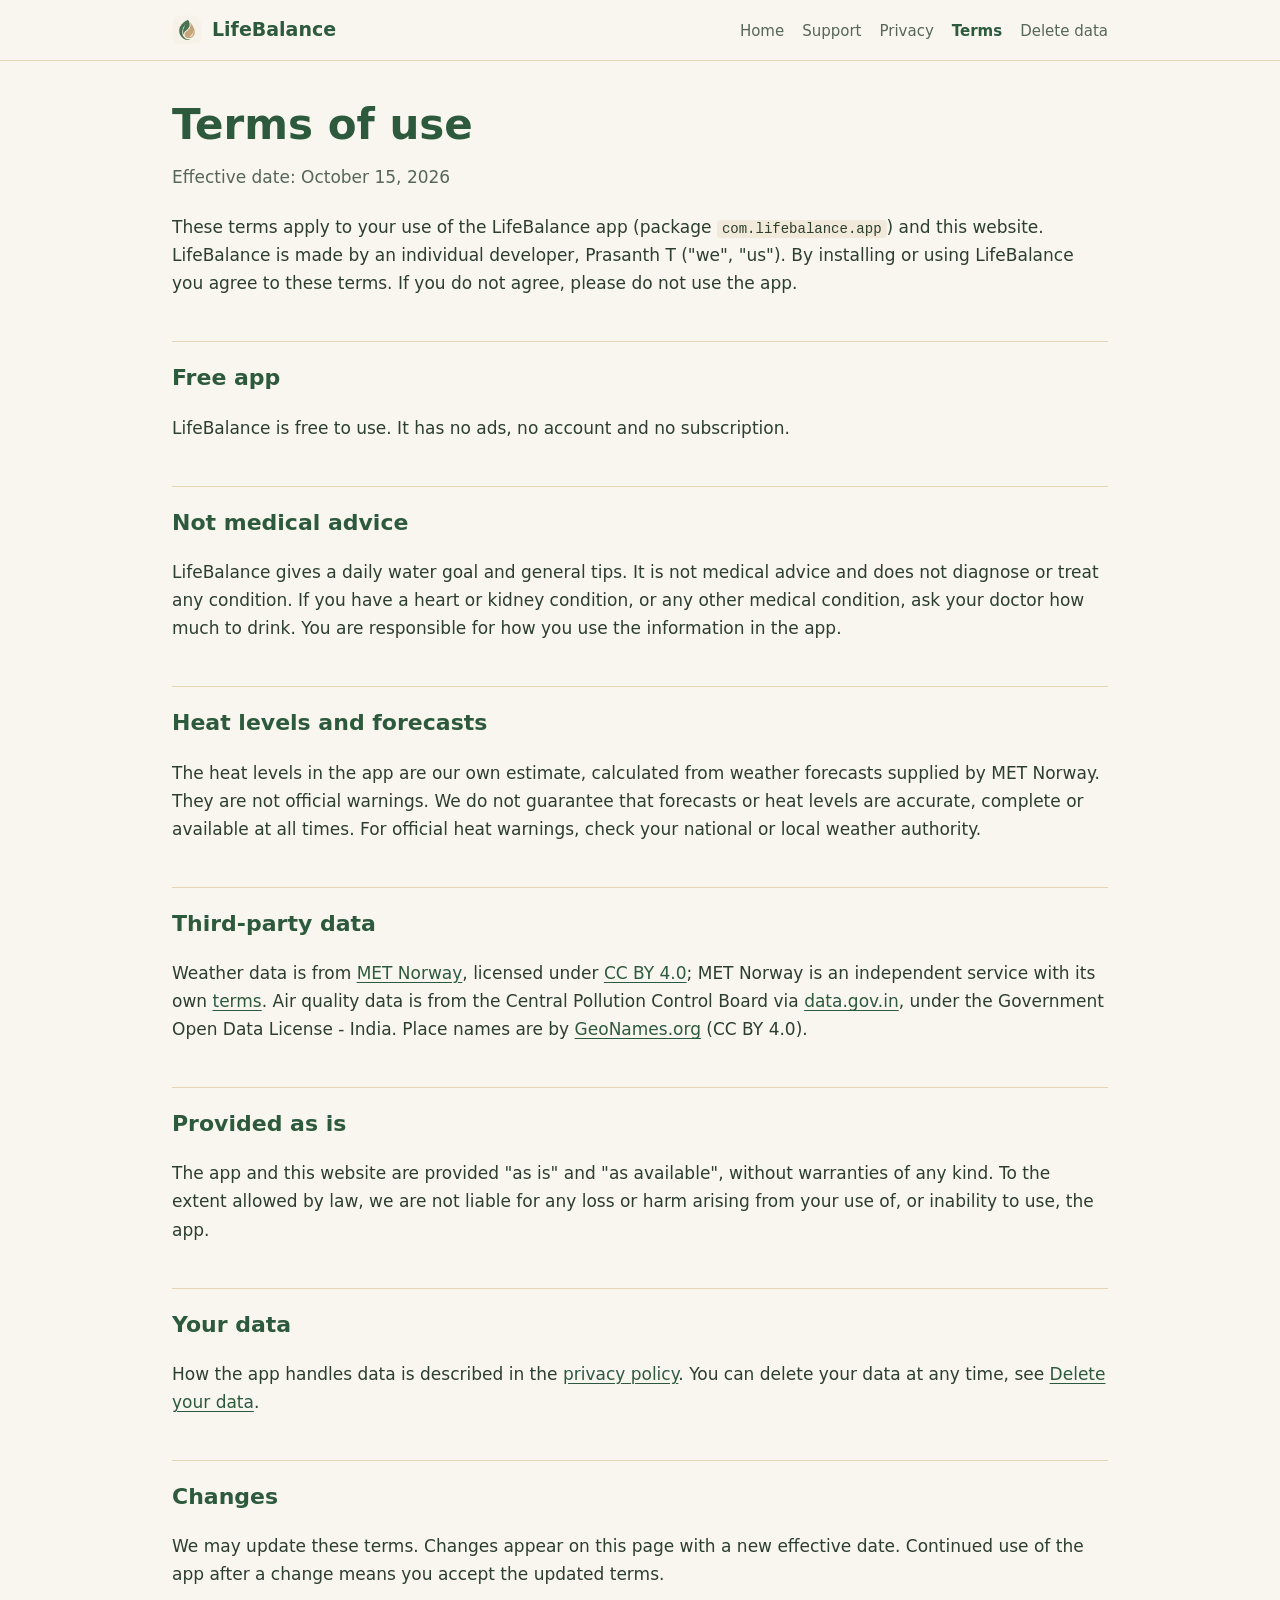
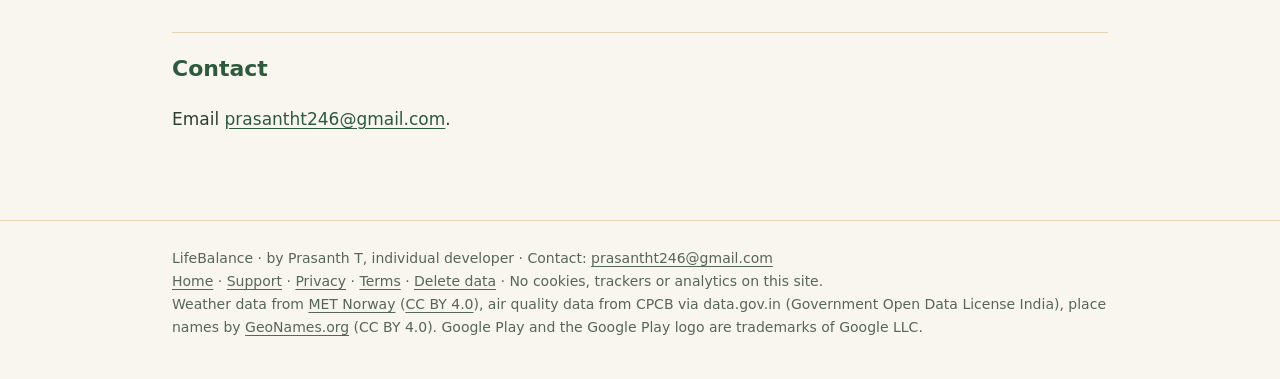
<file: terms.html>
<!doctype html>
<html lang="en">
<head>
<meta charset="utf-8">
<meta name="viewport" content="width=device-width, initial-scale=1">
<title>Terms of use | LifeBalance</title>
<meta name="description" content="Terms of use for the LifeBalance app: free app, not medical advice, forecast accuracy not guaranteed, provided as is.">
<meta name="theme-color" content="#4A7C59">
<link rel="canonical" href="https://prasantht96.github.io/lifebalance-site/terms.html">
<meta property="og:type" content="website">
<meta property="og:site_name" content="LifeBalance">
<meta property="og:title" content="Terms of use | LifeBalance">
<meta property="og:description" content="Terms of use for the LifeBalance app: free app, not medical advice, forecast accuracy not guaranteed, provided as is.">
<meta property="og:url" content="https://prasantht96.github.io/lifebalance-site/terms.html">
<meta property="og:image" content="https://prasantht96.github.io/lifebalance-site/assets/og-1200x675.png">
<meta name="twitter:card" content="summary_large_image">
<meta name="twitter:title" content="Terms of use | LifeBalance">
<meta name="twitter:description" content="Terms of use for the LifeBalance app: free app, not medical advice, forecast accuracy not guaranteed, provided as is.">
<meta name="twitter:image" content="https://prasantht96.github.io/lifebalance-site/assets/og-1200x675.png">
<link rel="icon" type="image/png" sizes="32x32" href="assets/favicon-32.png">
<link rel="apple-touch-icon" href="assets/icon-192.png">
<link rel="stylesheet" href="assets/style.css">
</head>
<body>
<header class="top"><div class="wrap">
<a class="brand" href="index.html"><img src="assets/icon-192.png" alt="" width="30" height="30"><span>LifeBalance</span></a>
<nav><a href="index.html">Home</a><a href="support.html">Support</a><a href="privacy.html">Privacy</a><a href="terms.html" aria-current="page">Terms</a><a href="delete-data.html">Delete data</a></nav>
</div></header>
<main><div class="wrap">
<div class="doc">
<h1>Terms of use</h1>
<p class="sub">Effective date: October 15, 2026</p>
<p>These terms apply to your use of the LifeBalance app (package <code>com.lifebalance.app</code>) and this website. LifeBalance is made by an individual developer, Prasanth T ("we", "us"). By installing or using LifeBalance you agree to these terms. If you do not agree, please do not use the app.</p>

<h2>Free app</h2>
<p>LifeBalance is free to use. It has no ads, no account and no subscription.</p>

<h2>Not medical advice</h2>
<p>LifeBalance gives a daily water goal and general tips. It is not medical advice and does not diagnose or treat any condition. If you have a heart or kidney condition, or any other medical condition, ask your doctor how much to drink. You are responsible for how you use the information in the app.</p>

<h2>Heat levels and forecasts</h2>
<p>The heat levels in the app are our own estimate, calculated from weather forecasts supplied by MET Norway. They are not official warnings. We do not guarantee that forecasts or heat levels are accurate, complete or available at all times. For official heat warnings, check your national or local weather authority.</p>

<h2>Third-party data</h2>
<p>Weather data is from <a href="https://www.met.no/">MET Norway</a>, licensed under <a href="https://creativecommons.org/licenses/by/4.0/">CC BY 4.0</a>; MET Norway is an independent service with its own <a href="https://api.met.no/doc/TermsOfService">terms</a>. Air quality data is from the Central Pollution Control Board via <a href="https://www.data.gov.in/">data.gov.in</a>, under the Government Open Data License - India. Place names are by <a href="https://www.geonames.org/">GeoNames.org</a> (CC BY 4.0).</p>

<h2>Provided as is</h2>
<p>The app and this website are provided "as is" and "as available", without warranties of any kind. To the extent allowed by law, we are not liable for any loss or harm arising from your use of, or inability to use, the app.</p>

<h2>Your data</h2>
<p>How the app handles data is described in the <a href="privacy.html">privacy policy</a>. You can delete your data at any time, see <a href="delete-data.html">Delete your data</a>.</p>

<h2>Changes</h2>
<p>We may update these terms. Changes appear on this page with a new effective date. Continued use of the app after a change means you accept the updated terms.</p>

<h2>Contact</h2>
<p>Email <a href="mailto:prasantht246@gmail.com">prasantht246@gmail.com</a>.</p>
</div>
</div></main>
<footer><div class="wrap">
LifeBalance · by Prasanth T, individual developer · Contact: <a href="mailto:prasantht246@gmail.com">prasantht246@gmail.com</a><br>
<a href="index.html">Home</a> · <a href="support.html">Support</a> · <a href="privacy.html">Privacy</a> · <a href="terms.html">Terms</a> · <a href="delete-data.html">Delete data</a> · No cookies, trackers or analytics on this site.<br>
Weather data from <a href="https://www.met.no/">MET Norway</a> (<a href="https://creativecommons.org/licenses/by/4.0/">CC BY 4.0</a>), air quality data from CPCB via data.gov.in (Government Open Data License India), place names by <a href="https://www.geonames.org/">GeoNames.org</a> (CC BY 4.0). Google Play and the Google Play logo are trademarks of Google LLC.
</div></footer>
</body>
</html>
</file>
<file: assets/style.css>
:root{--bg:#F9F6F0;--panel:#FFFFFF;--panel2:#F1EADB;--rule:#E5D4B8;--fg:#2C3E2D;--muted:#566657;--primary:#4A7C59;--dark:#2D5A3D;--water:#5FA8D3;--grad:linear-gradient(135deg,#4A7C59,#2D5A3D)}
*{box-sizing:border-box}html{-webkit-text-size-adjust:100%}
body{margin:0;background:var(--bg);color:var(--fg);font:17px/1.65 system-ui,-apple-system,"Segoe UI",Roboto,"Helvetica Neue",Arial,sans-serif}
a{color:var(--dark);text-underline-offset:3px}a:hover{color:var(--primary)}
code{font:14px/1.4 ui-monospace,SFMono-Regular,Menlo,Consolas,monospace;background:var(--panel2);padding:1px 5px;border-radius:4px}
.wrap{max-width:980px;margin:0 auto;padding:0 22px}
header.top{border-bottom:1px solid var(--rule);background:rgba(249,246,240,.94);position:sticky;top:0;z-index:5;backdrop-filter:blur(6px)}
header.top .wrap{display:flex;align-items:center;justify-content:space-between;min-height:60px;gap:16px;flex-wrap:wrap}
.brand{display:inline-flex;align-items:center;gap:10px;color:var(--dark);text-decoration:none;font-weight:800;font-size:19px}
.brand img{width:30px;height:30px;border-radius:8px}
nav a{color:var(--muted);text-decoration:none;margin-left:18px;font-size:15px}nav a:hover,nav a[aria-current]{color:var(--dark)}
nav a[aria-current]{font-weight:700}
main{padding:40px 0 70px}
.hero{display:flex;align-items:center;gap:24px;flex-wrap:wrap}
.hero img{display:block;width:96px;height:96px;border-radius:22px;border:1px solid var(--rule)}
.lede{font-size:clamp(20px,3vw,26px);line-height:1.4;margin:28px 0 8px}
.sub{color:var(--muted);margin:0 0 22px}
.btn{display:inline-block;background:var(--grad);color:#fff;font-weight:700;text-decoration:none;padding:12px 22px;border-radius:999px;margin:6px 10px 6px 0}
.btn:hover{color:#fff;filter:brightness(1.1)}
.btn.ghost{background:transparent;color:var(--dark);border:1px solid var(--primary)}
.btn.ghost:hover{color:var(--dark);background:var(--panel2)}
.chips{display:flex;flex-wrap:wrap;gap:8px;margin:18px 0 6px;padding:0;list-style:none}
.chips li{border:1px solid var(--water);color:var(--dark);background:#fff;border-radius:999px;padding:4px 12px;font:600 13px/1.6 ui-monospace,Menlo,Consolas,monospace}
h1{font-size:clamp(28px,5vw,42px);line-height:1.15;margin:0 0 14px;color:var(--dark)}
h2{font-size:22px;margin:44px 0 10px;color:var(--dark)}
h3{font-size:18px;margin:26px 0 6px}
.feat{display:grid;grid-template-columns:repeat(auto-fill,minmax(250px,1fr));gap:14px;padding:0;list-style:none}
.feat li{background:var(--panel);border:1px solid var(--rule);border-radius:12px;padding:14px 16px}
.feat span{display:block;color:var(--muted);font-size:15px}
.steps{counter-reset:s;padding:0;list-style:none;display:grid;grid-template-columns:repeat(auto-fill,minmax(250px,1fr));gap:14px}
.steps li{counter-increment:s;background:var(--panel);border:1px solid var(--rule);border-radius:12px;padding:14px 16px}
.steps li::before{content:counter(s);display:inline-flex;align-items:center;justify-content:center;width:28px;height:28px;border-radius:50%;background:var(--grad);color:#fff;font-weight:800;margin-bottom:6px}
.steps span{display:block;color:var(--muted);font-size:15px}
.tablewrap{overflow-x:auto}
table{border-collapse:collapse;width:100%;background:var(--panel);border:1px solid var(--rule);border-radius:12px;font-size:15px}
th,td{text-align:left;padding:10px 14px;border-bottom:1px solid var(--rule);vertical-align:top}
th{background:var(--panel2)}tr:last-child td{border-bottom:0}
.doc h2{border-top:1px solid var(--rule);padding-top:18px}
.doc ul,.doc ol{padding-left:22px}
.note{background:var(--panel);border-left:3px solid var(--water);padding:10px 16px;border-radius:0 10px 10px 0}
details{background:var(--panel);border:1px solid var(--rule);border-radius:12px;padding:12px 16px;margin:10px 0}
summary{cursor:pointer;font-weight:650}details p,details ol,details ul{color:#3d4f3e}
footer{border-top:1px solid var(--rule);color:var(--muted);font-size:14px;padding:26px 0 40px}
footer a{color:var(--muted)}
:focus-visible{outline:2px solid var(--water);outline-offset:2px}
@media (max-width:640px){nav a{margin-left:0;margin-right:14px;font-size:14px}nav{width:100%}}
</file>
